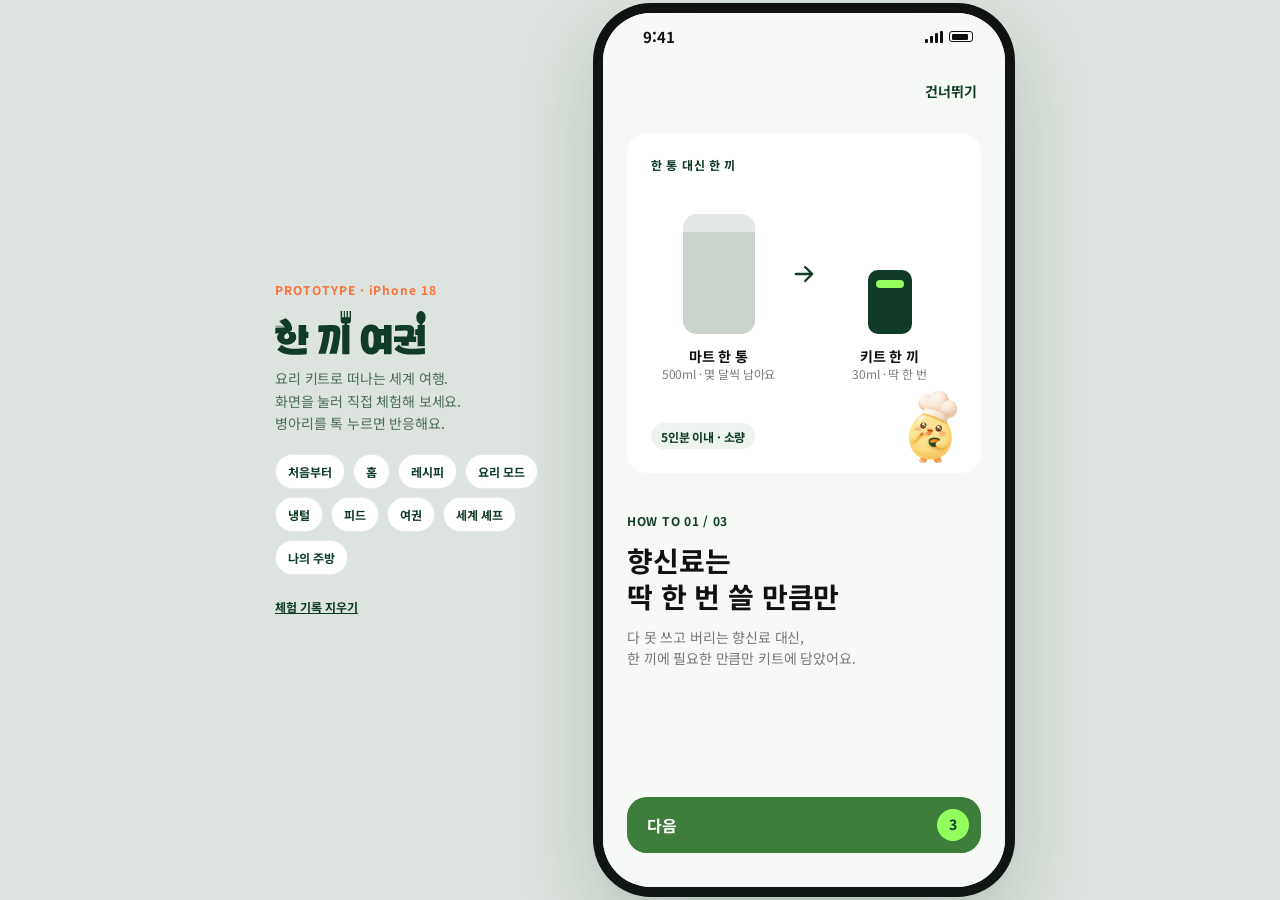
<file: index.html>
<!doctype html>
<html lang="ko">
<head>
<meta charset="utf-8">
<meta name="viewport" content="width=device-width,initial-scale=1,viewport-fit=cover">
<meta name="theme-color" content="#0F3B27">
<title>한 끼 여권</title>
<link rel="preconnect" href="https://fonts.googleapis.com">
<link rel="preconnect" href="https://fonts.gstatic.com" crossorigin>
<link href="https://fonts.googleapis.com/css2?family=Noto+Sans+KR:wght@400;500;700&display=swap" rel="stylesheet">
<link rel="stylesheet" href="css/app.css?v=1124a">
</head>
<body>
<aside class="aside">
  <div class="cap or" style="font-size:12px;font-weight:700;letter-spacing:.08em;color:#FF7036">PROTOTYPE · iPhone 18</div>
  <h1 style="margin-top:12px"><svg role="img" aria-label="한 끼 여권" viewBox="0 0 528 154" style="height:44px;width:auto;display:block;color:var(--g);fill:currentColor"><path d="M468.129 121.618H442.069V108.703H416.355V89.3311H461.095C463.286 83.6809 464.67 78.0308 464.67 75.0327C464.67 70.3051 462.825 67.9989 455.676 67.9989C446.566 67.9989 435.381 68.6907 420.276 70.0744V50.7025C435.036 50.0107 448.757 49.4341 459.596 49.4341C481.62 49.4341 487.501 56.0067 487.501 69.8438C487.501 75.7246 486.233 82.9891 484.273 89.3311H493.958V108.703H468.129V121.618ZM480.006 152.636C445.644 152.636 428.463 145.141 418.085 133.264L433.191 117.236C441.032 127.96 453.831 131.88 480.352 131.88C491.537 131.88 510.448 131.188 524.631 129.343V150.791C511.831 152.175 490.845 152.636 480.006 152.636ZM524.285 123.463H499.147V83.7962H490.73V64.1937H499.147V48.627H524.285V123.463Z"/><path d="M336.099 152.058C313.153 152.058 300.123 134.762 300.123 99.8229C300.123 64.8843 313.153 47.5879 336.099 47.5879C348.553 47.5879 358.124 52.7768 364.12 63.0393H381.531V48.6257H408.052V151.712H381.531V133.608H365.734C359.853 145.947 349.706 152.058 336.099 152.058ZM336.099 128.65C342.211 128.65 345.555 120.924 345.555 99.8229C345.555 78.7213 342.211 70.9956 336.099 70.9956C329.988 70.9956 326.644 78.7213 326.644 99.8229C326.644 120.924 329.988 128.65 336.099 128.65ZM371.384 111.123H381.531V85.5246H371.038C371.615 89.9063 371.845 94.634 371.845 99.8229C371.845 103.859 371.73 107.549 371.384 111.123Z"/><path d="M215.967 149.292H190.138C200.055 119.888 204.898 89.3311 204.898 76.993C204.898 73.8796 203.745 71.9194 200.401 71.8041C198.325 71.8041 195.673 71.6888 192.79 71.8041C191.522 94.6353 185.18 123.924 177.224 149.292H151.74C160.734 127.498 167.538 94.7506 169.267 72.9572C163.041 73.4184 156.929 73.995 151.74 74.5715V51.1638C167.768 49.8954 191.407 49.0882 204.206 49.3188C221.963 49.6647 228.536 56.8139 228.536 73.7643C228.536 91.4066 222.771 125.884 215.967 149.292ZM260.477 151.713H235.339V48.627H260.477V151.713Z"/><path d="M67.5333 152.865C36.6305 152.865 19.6801 146.408 7.91854 135.454L23.2547 118.273C33.4018 128.074 45.6246 132.11 68.6864 132.11C79.8714 132.11 96.8218 131.418 111.005 129.573V151.02C98.2055 152.404 78.3724 152.865 67.5333 152.865ZM40.8969 117.696C19.9107 117.696 7.342 105.127 7.342 91.8669C7.342 86.2167 11.0319 81.1431 14.9524 77.6839C10.8013 77.7992 4.92051 78.3757 1 78.9523V58.7732C11.2625 57.966 28.2129 58.1966 37.207 58.7732L14.9524 35.0122L37.207 25.6465C55.08 35.1018 59.8076 54.3914 59.8076 61.1947C59.8076 66.0377 58.5392 69.2663 52.0819 73.0715H66.7262C70.9926 76.8767 74.3366 83.9106 74.3366 91.8669C74.3366 105.127 62.575 117.696 40.8969 117.696ZM109.045 119.31H82.5235V48.626H109.045V72.9562H116.886V94.519H109.045V119.31ZM32.1334 89.9066C32.1334 94.6343 35.9386 98.0936 41.0122 98.0936C45.8552 98.0936 49.7757 94.1731 49.7757 89.4454C49.7757 85.0636 48.5073 81.9503 43.549 77.2226C36.054 80.6819 32.1334 84.833 32.1334 89.9066Z"/><path d="M234.934 21.8438H240.774V0H244.808V21.8438H250.649V0H255.328V21.8438H261.17V0H265.94V33.6934C265.94 39.2162 261.463 43.6934 255.94 43.6934H239.746C234.223 43.6934 229.746 39.2162 229.746 33.6934V0H234.934V21.8438Z"/><ellipse cx="510.831" cy="22.3535" rx="16.2571" ry="22.3535"/><rect x="506.432" y="40.4141" width="9.49" height="12.2946"/><rect x="243.098" y="40.4141" width="9.49" height="12.2946"/><g fill="none" stroke="currentColor"><path d="M2.53 51.63C2.53 51.63 15.89 52.07 24.19 53.92C31.94 55.65 43.45 60.43 43.45 60.43"/><path stroke-width="0.5" d="M13.53 37.21C13.53 37.21 24.66 46.07 30.9 51.85C36.73 57.24 43.94 65.95 43.94 65.95"/><path stroke-width="2" d="M1.94 55.37C1.94 55.37 16.28 55.48 25.96 56.44C35.64 57.39 43.41 59.71 43.41 59.71"/></g></svg></h1>
  <p>요리 키트로 떠나는 세계 여행.<br>화면을 눌러 직접 체험해 보세요.<br>병아리를 톡 누르면 반응해요.</p>
  <div class="jump">
    <button onclick="HK.go('A1',{},'root')">처음부터</button>
    <button onclick="HK.go('home',{},'root')">홈</button>
    <button onclick="HK.go('C1',{id:'pakkapao'},'root')">레시피</button>
    <button onclick="HK.go('CS',{id:'pakkapao',s:'0'},'root')">요리 모드</button>
    <button onclick="HK.go('fridge',{},'root')">냉털</button>
    <button onclick="HK.go('feed',{},'root')">피드</button>
    <button onclick="HK.go('passport',{},'root')">여권</button>
    <button onclick="HK.go('B5',{},'root')">세계 셰프</button>
    <button onclick="HK.go('kitchen',{},'root')">나의 주방</button>
  </div>
  <p style="margin-top:20px"><button onclick="HK.reset()" style="font-size:12px;font-weight:700;text-decoration:underline;color:var(--g)">체험 기록 지우기</button></p>
</aside>
<div class="phone"><div class="stack"></div></div>
<script src="js/data.js?v=1124a"></script>
<script src="js/core.js?v=1124a"></script>
<script src="js/screens-a.js?v=1124a"></script>
<script src="js/screens-b.js?v=1124a"></script>
<script>HK.start();</script>
</body>
</html>
</file>
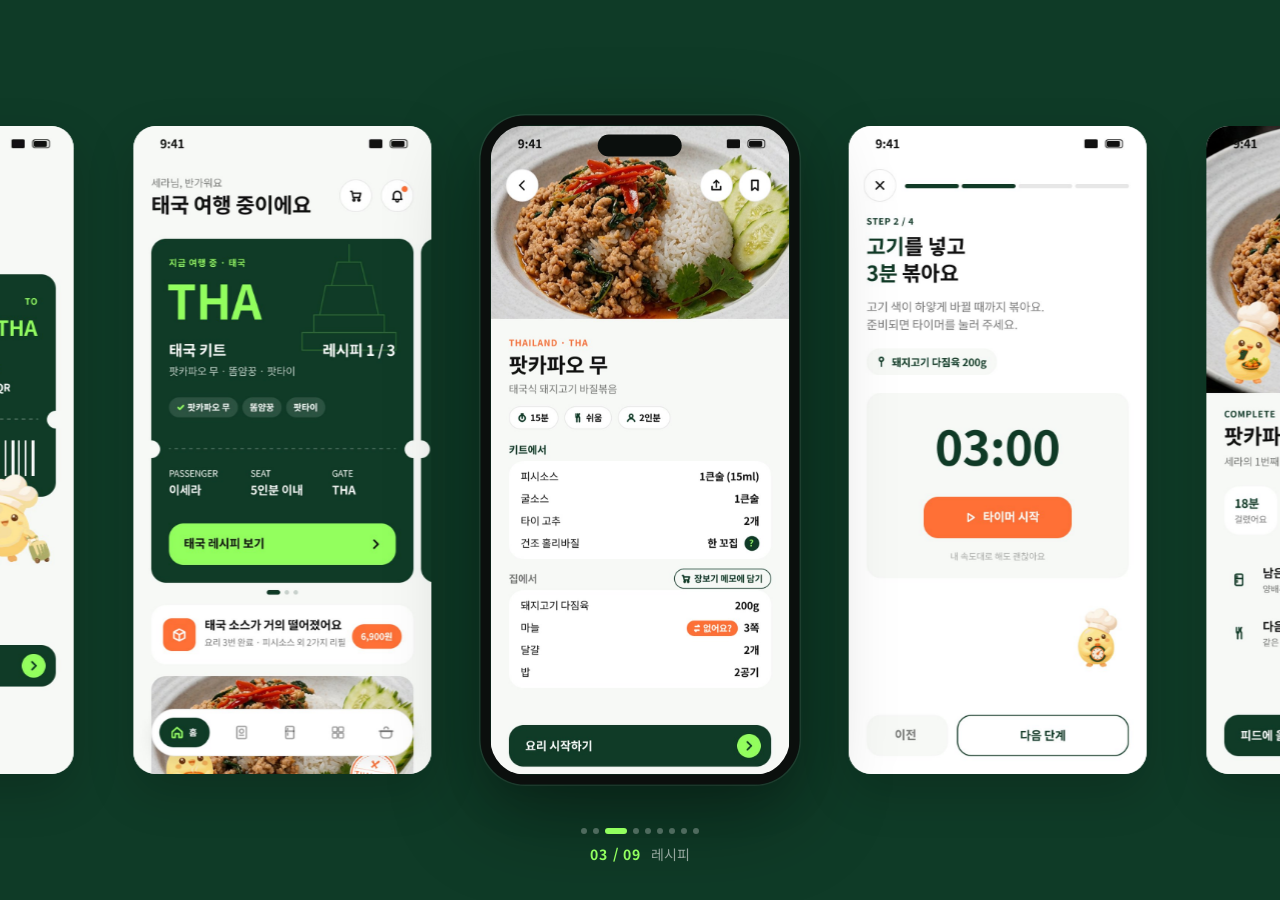
<file: showcase.html>
<!doctype html>
<html lang="ko">
<head>
<meta charset="utf-8">
<meta name="viewport" content="width=device-width,initial-scale=1">
<title>한 끼 여권 · 화면 쇼케이스</title>
<link rel="preconnect" href="https://fonts.googleapis.com">
<link rel="preconnect" href="https://fonts.gstatic.com" crossorigin>
<link href="https://fonts.googleapis.com/css2?family=Noto+Sans+KR:wght@400;700&display=swap" rel="stylesheet">
<style>
/* 폰 틀은 가운데 고정, 화면이 왼쪽으로 흘러가며 폰 안을 지나가요 (?mode=phone, 기본)
   카드가 가운데로 오면 커지는 캐러셀 (?mode=cards)
   배경: ?bg=green(기본) / light */
:root{--g:#0F3B27;--lime:#92FF5F;--sw:#F7F9F7;--ink:#111;--bg:var(--g);--fg:#fff;--sub:rgba(255,255,255,.55);--ease:cubic-bezier(.65,0,.35,1)}
:root.light{--bg:#EEF1EE;--fg:var(--ink);--sub:rgba(17,17,17,.5)}
*{box-sizing:border-box;margin:0;padding:0}
html,body{height:100%;overflow:hidden}
body{background:var(--bg);color:var(--fg);font-family:'Noto Sans KR',system-ui,sans-serif;overflow:hidden;-webkit-font-smoothing:antialiased}
.stage{position:relative;width:100%;height:100%;overflow:hidden;cursor:pointer;user-select:none}
.card{position:absolute;left:50%;top:50%;width:var(--w);height:var(--h);margin:calc(var(--h)/-2) 0 0 calc(var(--w)/-2);border-radius:calc(var(--w)*.075);overflow:hidden;background:#fff;box-shadow:0 calc(var(--w)*.06) calc(var(--w)*.16) rgba(0,0,0,.18);transition:transform .9s var(--ease),opacity .9s var(--ease);will-change:transform}
.card img{width:100%;height:100%;object-fit:cover;display:block;pointer-events:none}
.card.jump{transition:none}
.frame{position:absolute;left:50%;top:50%;width:calc(var(--w) + var(--b)*2);height:calc(var(--h) + var(--b)*2);transform:translate(-50%,-50%);border:var(--b) solid #0B0F0D;border-radius:calc(var(--w)*.15);box-shadow:0 0 0 1.5px rgba(255,255,255,.08),0 calc(var(--w)*.1) calc(var(--w)*.3) rgba(0,0,0,.35);pointer-events:none;z-index:50}
.frame:before{content:'';position:absolute;left:50%;top:calc(var(--w)*.03);width:28%;height:calc(var(--w)*.075);transform:translateX(-50%);background:#0B0F0D;border-radius:999px}
.mode-cards .frame{display:none}
.cap{position:absolute;left:0;right:0;bottom:max(24px,4vh);display:flex;justify-content:center;gap:10px;align-items:baseline;font-size:14px;z-index:60;pointer-events:none}
.cap b{color:var(--lime);font-weight:700;letter-spacing:.06em}
:root.light .cap b{color:var(--g)}
.cap span{color:var(--sub)}
.dots{display:flex;gap:6px;position:absolute;left:50%;transform:translateX(-50%);bottom:calc(max(24px,4vh) + 30px);z-index:60}
.dots i{width:6px;height:6px;border-radius:3px;background:var(--sub);opacity:.5;transition:all .5s var(--ease)}
.dots i.on{width:22px;opacity:1;background:var(--lime)}
:root.light .dots i.on{background:var(--g)}
@media (prefers-reduced-motion:reduce){.card{transition:none}}
</style>
</head>
<body>
<div class="stage" id="stage" aria-label="한 끼 여권 앱 화면 쇼케이스. 누르면 다음 화면으로 넘어가요."></div>
<script>
(function(){
  const q = new URLSearchParams(location.search);
  const mode = q.get('mode')==='cards' ? 'cards' : 'phone';
  if(q.get('bg')==='light') document.documentElement.classList.add('light');
  document.body.classList.add('mode-'+mode);
  const S = [
    ['01-boarding','탑승권으로 시작'],['02-home','여행 티켓 홈'],['03-recipe','레시피'],['04-cooking','요리 모드 · 타이머'],
    ['05-stamp','완성 · 도장'],['06-passport','요리 여권'],['07-fridge','냉털 코너'],['08-feed','요리 피드'],['09-kitchen','나의 주방']
  ];
  const N = S.length, stage = document.getElementById('stage');
  let cur = 1, timer = null;
  const cards = S.map(([f,l],i)=>{ const d=document.createElement('div'); d.className='card'; d.innerHTML=`<img src="assets/showcase/${f}.jpg" alt="${l}" ${i>3?'loading="lazy"':''}>`; stage.appendChild(d); return d; });
  if(mode==='phone'){ const fr=document.createElement('div'); fr.className='frame'; stage.appendChild(fr); }
  const cap=document.createElement('div'); cap.className='cap'; stage.appendChild(cap);
  const dots=document.createElement('div'); dots.className='dots'; dots.innerHTML=S.map(()=>'<i></i>').join(''); stage.appendChild(dots);
  function size(){
    const vh = innerHeight, vw = innerWidth;
    let h = Math.min(vh*0.72, 700); let w = h*402/874;
    if(w > vw*0.42){ w = vw*0.42; h = w*874/402; }
    stage.style.setProperty('--w', w+'px'); stage.style.setProperty('--h', h+'px'); stage.style.setProperty('--b', Math.max(6, w*0.035)+'px');
    stage.dataset.step = (w + (mode==='cards'? w*0.12 : w*0.2));
  }
  const prev = new Array(N).fill(null);
  function layout(anim){
    const step = +stage.dataset.step;
    cards.forEach((c,i)=>{
      let o = ((i-cur)%N+N)%N; if(o > N/2) o -= N;          // -4 … 4
      const jump = prev[i]!==null && Math.abs(o-prev[i])>1;    // 끝에서 반대편 끝으로 넘어가는 카드
      c.classList.toggle('jump', !anim || jump);
      const sc = mode==='cards' ? (o===0?1:0.82) : 1;
      c.style.transform = `translateX(${o*step}px) scale(${sc})`;
      c.style.opacity = Math.abs(o)>3 ? 0 : (mode==='cards' && o!==0 ? .75 : 1);
      c.style.zIndex = 10 - Math.abs(o);
      prev[i]=o;
    });
    cap.innerHTML = `<b>${String(cur+1).padStart(2,'0')} / ${String(N).padStart(2,'0')}</b><span>${S[cur][1]}</span>`;
    [...dots.children].forEach((d,i)=>d.classList.toggle('on', i===cur));
  }
  function go(d){ cur = (cur+d+N)%N; layout(true); }
  const reduce = matchMedia('(prefers-reduced-motion: reduce)').matches;
  function play(){ stop(); if(!reduce) timer = setInterval(()=>go(1), 2800); }
  function stop(){ if(timer) clearInterval(timer); timer=null; }
  stage.addEventListener('click', e=>{ go(e.clientX < innerWidth/2 ? -1 : 1); play(); });
  addEventListener('keydown', e=>{ if(e.key==='ArrowRight'){go(1);play();} if(e.key==='ArrowLeft'){go(-1);play();} });
  let sx=null; stage.addEventListener('touchstart',e=>{sx=e.touches[0].clientX;},{passive:true});
  stage.addEventListener('touchend',e=>{ if(sx===null) return; const dx=e.changedTouches[0].clientX-sx; if(Math.abs(dx)>40){ go(dx<0?1:-1); play(); } sx=null; });
  document.addEventListener('visibilitychange', ()=> document.hidden ? stop() : play());
  addEventListener('resize', ()=>{ size(); layout(false); });
  size(); layout(false); play();
})();
</script>
</body>
</html>
</file>
<file: css/app.css>
/* 메인 서체 GS 혜자로운 — 파일을 올리지 않고 설치된 컴퓨터에서만 불러옴 (없으면 Noto Sans KR) */
@font-face{font-family:'HK Title';src:local('GS HYEJAROUN Bold'),local('GSHYEJAROUN-Bold'),local('GS HYEJAROUN'),local('GSHyejaroun-Bold'),local('GS혜자로운체'),local('GS혜자로운');font-weight:700}
.gs{font-family:'HK Title','Noto Sans KR',system-ui,sans-serif;font-weight:700;letter-spacing:0}
/* 큰 나라 코드: 캡션(24px)과 첫 글자 왼쪽 획을 눈으로 맞춤. GS 혜자로운 21px(Figma 기준), 대체 서체(Noto Sans KR) 23px */
.tk-code{left:23px}
.has-gs .tk-code{left:21px}
:root{
  --lime:#92FF5F; --g:#0F3B27; --or:#FF7036; --sw:#F7F9F7; --wh:#fff; --bk:#111;
  --gray:#EBEBEB; --tx:#111; --tx2:rgba(17,17,17,.55); --tx3:rgba(17,17,17,.35);
  --ln:rgba(15,59,39,.10); --g2:#1B5038; --lime2:#CFE3D6;
  --ease:cubic-bezier(.65,0,.35,1); --easeOut:cubic-bezier(.2,.8,.2,1);
  --t:.3s;
}
*{box-sizing:border-box;margin:0;padding:0;-webkit-tap-highlight-color:transparent}
html,body{height:100%}
body{font-family:'Noto Sans KR',system-ui,sans-serif;background:#DDE3DE;color:var(--tx);display:flex;align-items:center;justify-content:center;gap:48px;min-height:100vh;letter-spacing:-.01em}
button{font:inherit;color:inherit;background:none;border:0;cursor:pointer}
input,textarea{font:inherit;color:inherit}
img{display:block}

/* 바깥 안내 (PC) */
.aside{width:280px;color:var(--g)}
.aside h1{font-size:28px;font-weight:700;line-height:1.3}
.aside p{font-size:14px;color:rgba(15,59,39,.7);line-height:1.6;margin-top:12px}
.aside .jump{display:flex;flex-wrap:wrap;gap:8px;margin-top:20px}
.aside .jump button{font-size:12px;font-weight:700;padding:8px 12px;border-radius:999px;background:#fff;border:1px solid var(--ln)}
.aside .jump button:hover{background:var(--g);color:var(--lime)}
@media (max-width:820px){.aside{display:none}body{background:var(--sw);display:block}}

/* 폰 */
.phone{position:relative;width:402px;height:874px;border-radius:48px;overflow:hidden;background:var(--sw);box-shadow:0 30px 80px rgba(15,59,39,.25),0 0 0 10px #111;isolation:isolate}
@media (max-width:820px){.phone{width:100vw;height:100dvh;border-radius:0;box-shadow:none}}
.sb{position:absolute;inset:0 0 auto 0;height:47px;display:flex;justify-content:space-between;align-items:center;padding:0 32px 0 40px;font-size:15px;font-weight:700;z-index:50;pointer-events:none}
.sb .r{display:flex;gap:6px;align-items:center}
.sb .bat{width:24px;height:11px;border:1.5px solid currentColor;border-radius:3px;position:relative}
.sb .bat:after{content:'';position:absolute;inset:1.5px;right:4px;background:currentColor;border-radius:1px}
.sb.dark{color:#fff}
@media (max-width:820px){.sb{display:none}}

/* 화면 스택 */
.stack{position:absolute;inset:0}
.scr{position:absolute;inset:0;background:var(--sw);overflow:hidden;will-change:transform,opacity}
.scr .scroll{position:absolute;inset:0;overflow-y:auto;overflow-x:hidden;scrollbar-width:none;padding-bottom:24px}
.scr .scroll::-webkit-scrollbar{display:none}
.scr.dark{background:var(--g);color:#fff}
.scr.white{background:#fff}
.pad{padding:0 24px}
.top{height:116px}
.top-s{height:58px}

/* 전환 */
.in-push{animation:inPush var(--t) var(--ease) both}
.out-push{animation:outPush var(--t) var(--ease) both}
.in-pop{animation:inPop var(--t) var(--ease) both}
.out-pop{animation:outPop var(--t) var(--ease) both}
.in-fade{animation:fadeIn var(--t) var(--easeOut) both}
@keyframes inPush{from{transform:translateX(100%)}to{transform:none}}
@keyframes outPush{from{transform:none}to{transform:translateX(-28%);opacity:.6}}
@keyframes inPop{from{transform:translateX(-28%);opacity:.6}to{transform:none;opacity:1}}
@keyframes outPop{from{transform:none}to{transform:translateX(100%)}}
@keyframes fadeIn{from{opacity:0}to{opacity:1}}

/* 상단 바 */
.bar{position:absolute;left:0;right:0;top:0;height:108px;z-index:20;display:flex;align-items:flex-end;justify-content:space-between;padding:0 20px 6px;pointer-events:none}
.bar>*{pointer-events:auto}
.bar.bg{background:var(--sw)}
.ib{width:44px;height:44px;border-radius:22px;background:#fff;border:1px solid var(--ln);display:grid;place-items:center;position:relative;transition:transform .15s}
.ib:active{transform:scale(.92)}
.ib.dark{background:rgba(255,255,255,.14);border:0;color:#fff}
/* 밝은 화면의 원형 버튼은 사진 위에서도 기본 .ib(흰 원 + 얇은 테두리)로 통일 */
.scr:not(.dark) .ib.dark{background:#fff;border:1px solid var(--ln);color:var(--tx)}
.ib .dot{position:absolute;right:9px;top:9px;width:8px;height:8px;border-radius:4px;background:var(--or)}
.ib .cnt{position:absolute;right:-2px;top:-2px;min-width:18px;height:18px;border-radius:9px;background:var(--or);color:#fff;font-size:12px;font-weight:700;display:grid;place-items:center;padding:0 4px}
svg.i{width:20px;height:20px;fill:none;stroke:currentColor;stroke-width:2;stroke-linecap:round;stroke-linejoin:round;flex:none}
/* 꺾쇠 시각 보정: 외곽 삼각형 무게중심이 원 중심에 오도록 꼭짓점 쪽으로 1px */
.ib svg.i-back,.arr svg.i-back{transform:translateX(-1px)}
.ib svg.i-next,.arr svg.i-next{transform:translateX(1px)}
/* 카운트다운 숫자: 고정폭 숫자 + 세로 0.8px 보정 */
.cnt-num{display:block;line-height:1;font-variant-numeric:tabular-nums;transform:translateY(-.8px)}

/* 글자 */
.cap{font-size:12px;font-weight:700;letter-spacing:.06em;line-height:1.4;color:var(--g)}
.cap.or{color:var(--or)} .cap.lime{color:var(--lime)}
.h1{font-size:28px;font-weight:700;line-height:1.3;white-space:pre-line}
.h2{font-size:20px;font-weight:700;line-height:1.35;white-space:pre-line}
.b{font-size:16px;line-height:1.5}
.bb{font-size:16px;font-weight:700;line-height:1.4}
.s{font-size:14px;line-height:1.5;color:var(--tx2)}
.sb7{font-size:14px;font-weight:700}
.xs{font-size:12px;line-height:1.4;color:var(--tx2)}
.mt4{margin-top:4px}.mt8{margin-top:8px}.mt12{margin-top:12px}.mt16{margin-top:16px}.mt24{margin-top:24px}.mt32{margin-top:32px}.mt40{margin-top:40px}
.row{display:flex;align-items:center}
.sp{justify-content:space-between}
.g8{gap:8px}.g12{gap:12px}.g4{gap:4px}.g16{gap:16px}
.wrap{flex-wrap:wrap}
.f1{flex:1;min-width:0}
.ellip{white-space:nowrap;overflow:hidden;text-overflow:ellipsis}
.pre{white-space:pre-line}

/* 카드 · 버튼 */
.card{background:#fff;border-radius:20px;position:relative}
.card.ln{border:1px solid var(--ln)}
.card.g{background:var(--g);color:#fff}
.tap{cursor:pointer;transition:transform .15s var(--easeOut)}
.tap:active{transform:scale(.98)}
.btn{height:56px;border-radius:20px;display:flex;align-items:center;justify-content:space-between;padding:0 12px 0 20px;font-size:16px;font-weight:700;width:100%;position:relative;overflow:hidden;transition:transform .15s}
.btn:active{transform:scale(.98)}
.btn .arr{width:32px;height:32px;border-radius:16px;display:grid;place-items:center}
.btn.p{background:var(--g);color:#fff}.btn.p .arr{background:var(--lime);color:var(--g)}
.btn.l{background:var(--lime);color:var(--g)}.btn.l .arr{background:var(--g);color:var(--lime)}
.btn.k{background:var(--bk);color:#fff}.btn.k .arr{background:var(--lime);color:var(--g)}
.btn.o{background:#fff;border:1.5px solid var(--g);color:var(--g);justify-content:center}
.btn.s{background:#fff;border:1px solid var(--ln);color:var(--g);justify-content:center}
.btn.t{color:var(--g);justify-content:center;height:44px}
.btn.or{background:var(--or);color:#fff;justify-content:center}
.btn[disabled]{background:#E3E8E4;color:rgba(17,17,17,.35);border-color:transparent;pointer-events:none}
.btn[disabled] *{color:inherit!important}
.btn[disabled] .arr{background:rgba(17,17,17,.08);color:rgba(17,17,17,.35)}
.btn .prog{position:absolute;inset:0;width:0;background:var(--lime);opacity:.35;pointer-events:none}
.btn.l .prog{background:var(--g);opacity:.12}
.btn>span{position:relative}
.link{font-size:14px;font-weight:700;color:var(--g);text-align:center;display:block;margin:16px auto 0;padding:4px 8px}
.dark .link{color:var(--lime)}
.bot{position:absolute;left:24px;right:24px;bottom:34px;z-index:20}
.bot.dock{left:0;right:0;bottom:0;padding:16px 24px 34px;background:linear-gradient(to top,var(--sw) 70%,rgba(247,249,247,0))}
.dark .bot.dock{background:linear-gradient(to top,var(--g) 70%,rgba(15,59,39,0))}

/* 칩 · 알약 */
.chip{height:38px;padding:0 14px;border-radius:999px;background:#fff;border:1px solid var(--ln);font-size:14px;font-weight:500;display:inline-flex;align-items:center;gap:6px;white-space:nowrap;transition:background .2s,color .2s,transform .15s}
.chip:active{transform:scale(.95)}
.chip.on{background:var(--g);color:#fff;border-color:var(--g)}
.chip.on svg{color:var(--lime)}
.chip.off{opacity:.35;pointer-events:none}
.chip.lock{color:var(--tx3);background:#F0F2F0;border-style:dashed}
.chips{display:flex;gap:8px;flex-wrap:wrap}
.hscroll{display:flex;gap:8px;overflow-x:auto;scrollbar-width:none;margin:0 -24px;padding:0 24px}
.hscroll::-webkit-scrollbar{display:none}
.pill{display:inline-flex;align-items:center;gap:4px;height:26px;padding:0 10px;border-radius:999px;font-size:12px;font-weight:700;background:var(--g);color:var(--lime);white-space:nowrap}
.pill.or{background:var(--or);color:#fff}
.pill.soft{background:#EEF3EF;color:var(--g)}
.pill.lime{background:var(--lime);color:var(--g)}
.pill.line{background:transparent;border:1px solid currentColor}

/* 사진 */
.ph{background:var(--gray) center/cover no-repeat;border-radius:20px;position:relative;overflow:hidden}
.ph.r12{border-radius:12px}
.ph.empty:after{content:'';position:absolute;inset:0;background:url("data:image/svg+xml,%3Csvg xmlns='http://www.w3.org/2000/svg' width='24' height='24' fill='none' stroke='%23b8bdb8' stroke-width='1.6' stroke-linecap='round'%3E%3Cpath d='M7 3v8M5 3v5a2 2 0 0 0 4 0V3M7 11v10M17 3c-2 2-2 6 0 8v10'/%3E%3C/svg%3E") center/24px no-repeat}
.av{width:40px;height:40px;border-radius:50%;background:var(--gray) center/cover;flex:none}

/* 탭바 */
.tabbar{position:absolute;left:24px;right:24px;bottom:24px;height:64px;border-radius:999px;background:#fff;box-shadow:0 8px 30px rgba(15,59,39,.12);display:flex;align-items:center;justify-content:space-around;padding:0 8px;z-index:30}
.tabbar button{height:48px;min-width:48px;border-radius:999px;display:flex;align-items:center;justify-content:center;gap:6px;color:rgba(17,17,17,.45);font-size:12px;font-weight:700;transition:all var(--t) var(--easeOut);padding:0 12px}
.tabbar button span{display:none}
.tabbar button.on{background:var(--g);color:#fff;padding:0 16px}
.tabbar button.on span{display:inline}
.tabbar button.on svg{color:var(--lime)}

/* 도장 */
.stamp{display:grid;place-items:center;text-align:center;position:relative;flex:none}
.stamp .ring{position:absolute;inset:0;border:2.5px solid currentColor;border-radius:50%}
.stamp .ring2{position:absolute;inset:5px;border:1px dashed currentColor;border-radius:50%;opacity:.7}
.stamp.sq .ring{border-radius:14px}.stamp.sq .ring2{border-radius:10px}
.stamp .code{font-size:18px;font-weight:700;letter-spacing:.06em;line-height:1}
.stamp .date{font-size:9px;font-weight:700;letter-spacing:.08em;margin-top:2px}
.stamp.empty{color:rgba(17,17,17,.25)}
.stamp.empty .ring{border:1.5px dashed currentColor}
.stamp.empty .ring2{display:none}
.stamp-in{animation:stampIn .6s cubic-bezier(.2,1.6,.4,1) both}
@keyframes stampIn{0%{transform:scale(2.2) rotate(-18deg);opacity:0}60%{transform:scale(.92) rotate(-8deg);opacity:1}100%{transform:scale(1) rotate(-10deg)}}

/* 티켓 */
.ticket{background:#fff;border-radius:20px;position:relative}
.ticket .notch{position:absolute;width:24px;height:24px;border-radius:12px;background:var(--sw)}
.dark .ticket .notch{background:var(--g)}
.ticket .perf{position:absolute;left:24px;right:24px;border-top:1.5px dashed rgba(15,59,39,.18)}
.ticket.g{background:var(--g);color:#fff}
.ticket.g .perf{border-color:rgba(146,255,95,.3)}

/* 시트 · 팝업 · 토스트 */
.dim{position:absolute;inset:0;background:rgba(0,0,0,.45);z-index:60;animation:fadeIn var(--t) var(--easeOut) both}
.dim.out{animation:fadeOut var(--t) var(--easeOut) both}
@keyframes fadeOut{to{opacity:0}}
.sheet{position:absolute;left:0;right:0;bottom:0;background:#fff;border-radius:20px 20px 0 0;z-index:61;padding:12px 24px 34px;max-height:88%;overflow-y:auto;animation:sheetIn var(--t) var(--easeOut) both}
.sheet.out{animation:sheetOut var(--t) var(--ease) both}
.sheet .grab{width:40px;height:4px;border-radius:2px;background:#DADDDA;margin:0 auto 16px}
@keyframes sheetIn{from{transform:translateY(100%)}to{transform:none}}
@keyframes sheetOut{to{transform:translateY(100%)}}
.modal{position:absolute;left:24px;right:24px;top:50%;background:#fff;border-radius:20px;z-index:61;padding:28px 24px 20px;transform:translateY(-50%);animation:popIn var(--t) var(--easeOut) both;text-align:left}
.modal.out{animation:popOut .2s var(--ease) both}
@keyframes popIn{from{opacity:0;transform:translateY(-46%) scale(.94)}to{opacity:1;transform:translateY(-50%) scale(1)}}
@keyframes popOut{to{opacity:0;transform:translateY(-48%) scale(.96)}}
.toast{position:absolute;left:50%;bottom:110px;transform:translateX(-50%);background:var(--bk);color:#fff;font-size:14px;font-weight:700;padding:12px 18px;border-radius:999px;z-index:80;display:flex;gap:8px;align-items:center;white-space:nowrap;animation:toastIn .3s var(--easeOut) both}
.toast svg{color:var(--lime)}
.toast.out{animation:toastOut .3s var(--ease) both}
@keyframes toastIn{from{opacity:0;transform:translate(-50%,12px)}to{opacity:1;transform:translate(-50%,0)}}
@keyframes toastOut{to{opacity:0;transform:translate(-50%,12px)}}

/* 목록 행 */
.lrow{display:flex;align-items:center;gap:12px;padding:14px 0;border-bottom:1px solid var(--ln)}
.lrow:last-child{border-bottom:0}
.ico{width:40px;height:40px;border-radius:12px;background:#EEF3EF;color:var(--g);display:grid;place-items:center;flex:none}
.div{height:1px;background:var(--ln)}
.check{width:24px;height:24px;border-radius:12px;border:1.5px solid rgba(17,17,17,.25);display:grid;place-items:center;flex:none;transition:all .2s}
.check.on{background:var(--g);border-color:var(--g);color:var(--lime)}
.check svg{width:14px;height:14px;stroke-width:3;opacity:0}
.check.on svg{opacity:1}

/* 병아리 모션 */
.chick{position:relative;display:block;pointer-events:auto;cursor:pointer;transform-origin:50% 100%;user-select:none;-webkit-user-drag:none}
.chick img{width:100%;height:100%;object-fit:contain;transition:opacity .25s}
.m-bob{animation:bob 2.6s cubic-bezier(.45,0,.55,1) infinite}
.m-sway{animation:sway 3.2s cubic-bezier(.45,0,.55,1) infinite}
.m-hop{animation:hop 1.8s cubic-bezier(.3,0,.3,1) infinite}
.m-peek{animation:peek 3.6s cubic-bezier(.45,0,.55,1) infinite}
.chick.boing{animation:boing .7s cubic-bezier(.3,1.6,.5,1) both}
.chick.jump{animation:jump .9s cubic-bezier(.3,0,.3,1) both}
@keyframes bob{0%,100%{transform:translateY(0) scale(1,1)}45%{transform:translateY(-6px) scale(.985,1.015)}55%{transform:translateY(-6px) scale(.985,1.015)}92%{transform:translateY(0) scale(1.03,.97)}}
@keyframes sway{0%,100%{transform:rotate(-3deg)}50%{transform:rotate(3deg)}}
@keyframes hop{0%,60%,100%{transform:translateY(0) scale(1,1)}68%{transform:translateY(0) scale(1.06,.92)}78%{transform:translateY(-16px) scale(.96,1.05)}88%{transform:translateY(0) scale(1.05,.94)}94%{transform:scale(.99,1.01)}}
@keyframes peek{0%,100%{transform:translateY(0) rotate(0)}30%{transform:translateY(-4px) rotate(-4deg)}60%{transform:translateY(-2px) rotate(3deg)}}
@keyframes boing{0%{transform:scale(1)}25%{transform:scale(1.12,.86)}50%{transform:scale(.92,1.1) translateY(-14px)}75%{transform:scale(1.04,.97)}100%{transform:scale(1)}}
@keyframes jump{0%{transform:translateY(0)}20%{transform:scale(1.1,.85)}50%{transform:translateY(-40px) scale(.95,1.06) rotate(-6deg)}80%{transform:translateY(0) scale(1.08,.9)}100%{transform:none}}
@media (prefers-reduced-motion:reduce){.chick,.m-bob,.m-sway,.m-hop,.m-peek{animation:none!important}}

/* 기타 */
.lm{width:30px;height:30px;fill:none;stroke:currentColor;stroke-width:1.8;stroke-linecap:round;stroke-linejoin:round}
.wm .lm{stroke-width:.24}
.progress{height:6px;border-radius:3px;background:#E3E8E4;overflow:hidden}
.progress i{display:block;height:100%;background:var(--g);border-radius:3px}
.dark .progress{background:rgba(255,255,255,.15)}
.dark .progress i{background:var(--lime)}
.steps-bar{display:flex;gap:6px}
.steps-bar i{flex:1;height:4px;border-radius:2px;background:#E3E8E4}
.steps-bar i.on{background:var(--g)}
.field{background:#fff;border:1px solid var(--ln);border-radius:12px;padding:14px 16px;width:100%;outline:none;font-size:16px}
.field:focus{border-color:var(--g)}
textarea.field{resize:none;min-height:120px;line-height:1.5}
.cal{display:grid;grid-template-columns:repeat(7,1fr);gap:4px;text-align:center}
.cal span{height:40px;display:grid;place-items:center;font-size:14px;border-radius:20px;position:relative}
.cal .hd{font-size:12px;color:var(--tx2);height:24px}
.cal .sun{color:var(--or)}
.cal .today{border:1.5px solid var(--g);font-weight:700}
.cal .mk{background:var(--g);color:#fff;font-weight:700}
.cal .mk:after,.cal .dotm:after{content:'';position:absolute;bottom:3px;width:4px;height:4px;border-radius:2px;background:var(--or)}
.cal .mk:after{background:var(--lime)}
.seg{display:flex;background:#EEF1EE;border-radius:999px;padding:4px}
.seg button{flex:1;height:36px;border-radius:999px;font-size:14px;font-weight:700;color:var(--tx2);transition:all .25s}
.seg button.on{background:#fff;color:var(--g);box-shadow:0 2px 6px rgba(0,0,0,.06)}
.timer{font-size:64px;font-weight:700;letter-spacing:-.02em;line-height:1;font-variant-numeric:tabular-nums}
.qr{position:relative;width:240px;height:240px;margin-left:auto;margin-right:auto}
.qr i{position:absolute;width:44px;height:44px;border:4px solid var(--lime)}
.qr i:nth-child(1){left:0;top:0;border-right:0;border-bottom:0;border-radius:16px 0 0 0}
.qr i:nth-child(2){right:0;top:0;border-left:0;border-bottom:0;border-radius:0 16px 0 0}
.qr i:nth-child(3){left:0;bottom:0;border-right:0;border-top:0;border-radius:0 0 0 16px}
.qr i:nth-child(4){right:0;bottom:0;border-left:0;border-top:0;border-radius:0 0 16px 0}
.qr .scan{position:absolute;left:12px;right:12px;height:2px;background:var(--lime);box-shadow:0 0 16px var(--lime);animation:scan 1.6s ease-in-out infinite}
@keyframes scan{0%,100%{top:16px}50%{top:220px}}
.grid2{display:grid;grid-template-columns:1fr 1fr;gap:12px}
.mason{columns:2;column-gap:12px}
.mason>*{break-inside:avoid;margin-bottom:12px}
.fade-up{animation:fadeUp .4s var(--easeOut) both}
@keyframes fadeUp{from{opacity:0;transform:translateY(10px)}to{opacity:1;transform:none}}
.strike{text-decoration:line-through;color:var(--tx3)}
.badge-new{position:absolute;right:12px;top:12px}
.fab{position:absolute;right:24px;bottom:104px;height:50px;padding:0 18px;border-radius:999px;background:var(--lime);color:var(--g);font-size:16px;font-weight:700;display:flex;gap:6px;align-items:center;z-index:25;box-shadow:0 6px 20px rgba(15,59,39,.2)}
.note{background:#FFF3EC;color:#A3431A;border-radius:12px;padding:10px 12px;font-size:12px;line-height:1.5}

/* 홈 티켓 넘기기 */
.tk-car{display:flex;gap:10px;overflow-x:auto;scroll-snap-type:x mandatory;margin-right:-24px;padding-right:24px;scrollbar-width:none;overscroll-behavior-x:contain}
.tk-car::-webkit-scrollbar{display:none}
.tk-car>.ticket{flex:none;width:calc(100% - 24px);scroll-snap-align:start;scroll-snap-stop:always}
.tk-dots{display:flex;justify-content:center;gap:6px;height:6px;margin-top:10px}
.tk-dots i{width:6px;height:6px;border-radius:3px;background:var(--g);opacity:.2;transition:all .3s var(--easeOut)}
.tk-dots i.on{width:18px;opacity:1}
/* 도장 v4 · 수저 뽀뽀 + 나라 이름 (11/9) */
.stamp.v4{display:block}
.stamp.v4 svg{position:absolute;inset:0;width:100%;height:100%}
.stamp.v4 .nm{position:absolute;left:0;right:0;top:53.6%;transform:translateY(-50%);font-weight:700;letter-spacing:.08em;line-height:1;text-align:center;white-space:nowrap}
</file>
